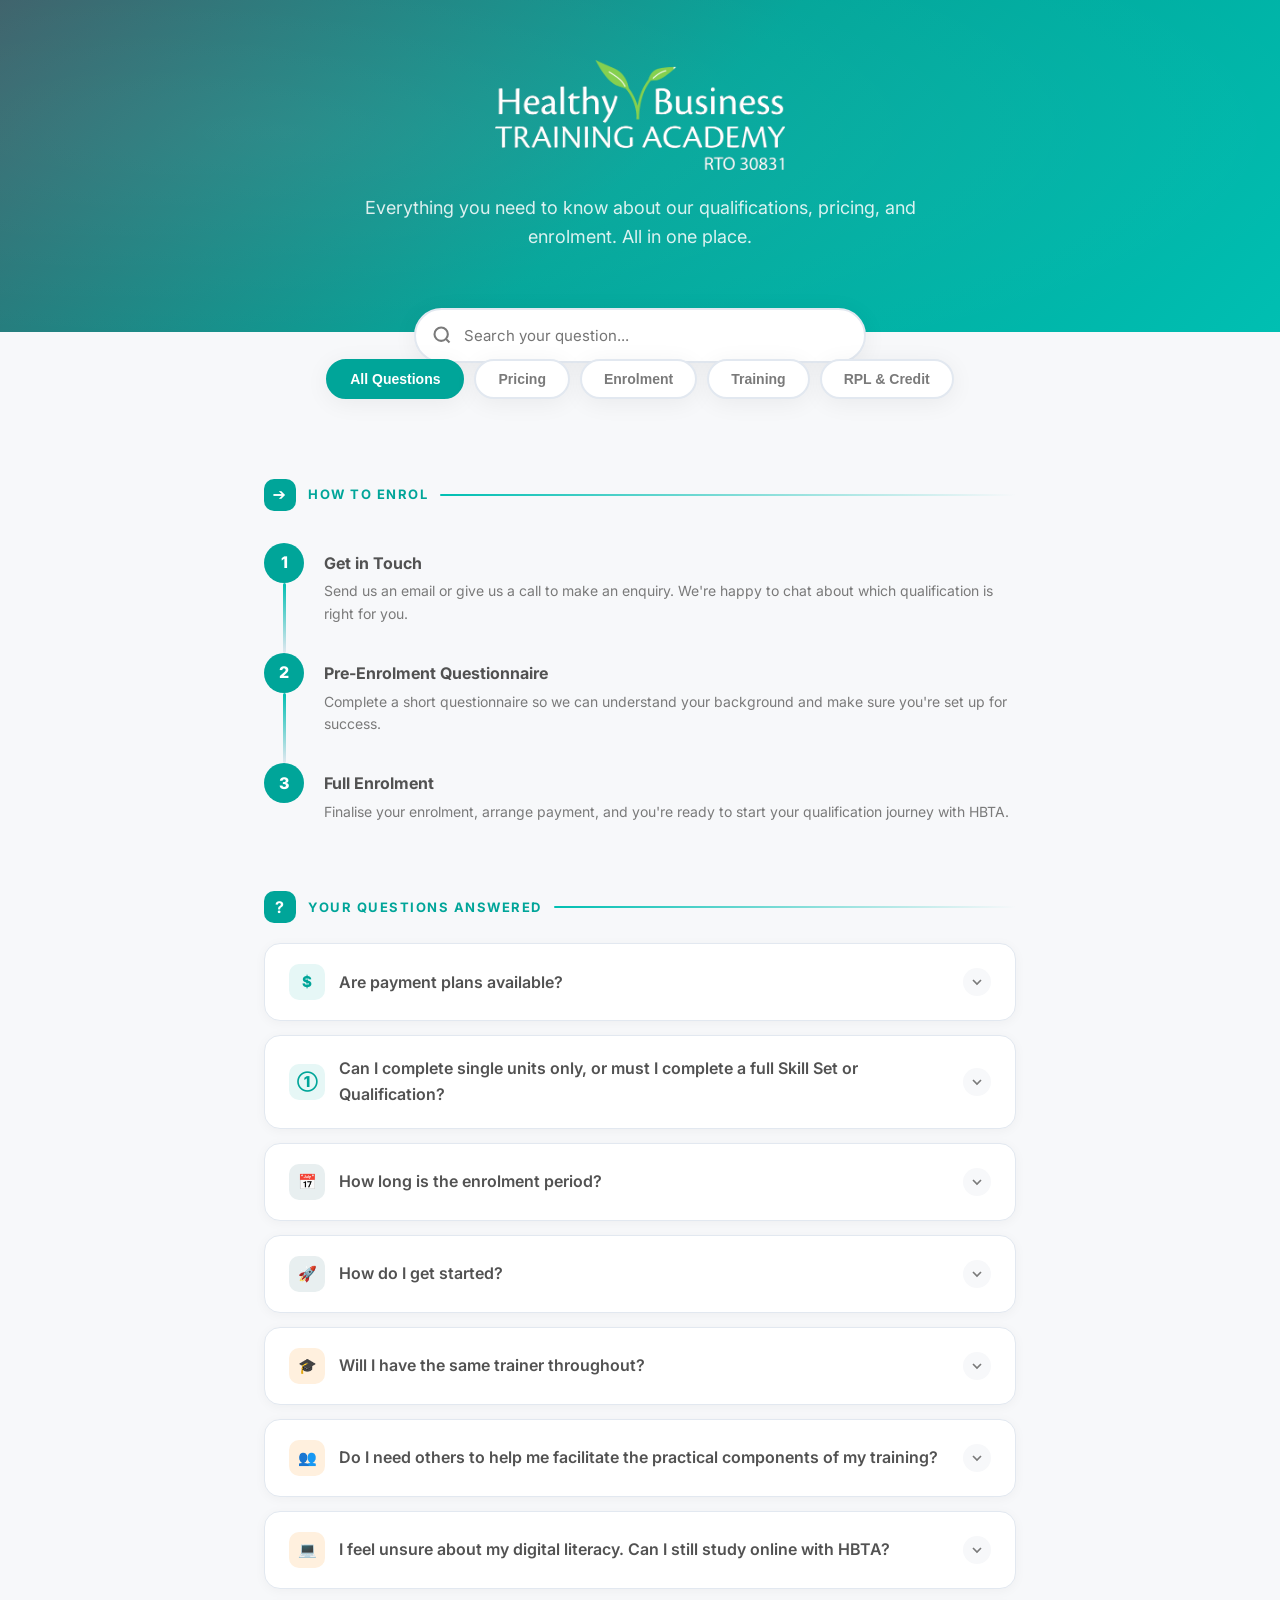
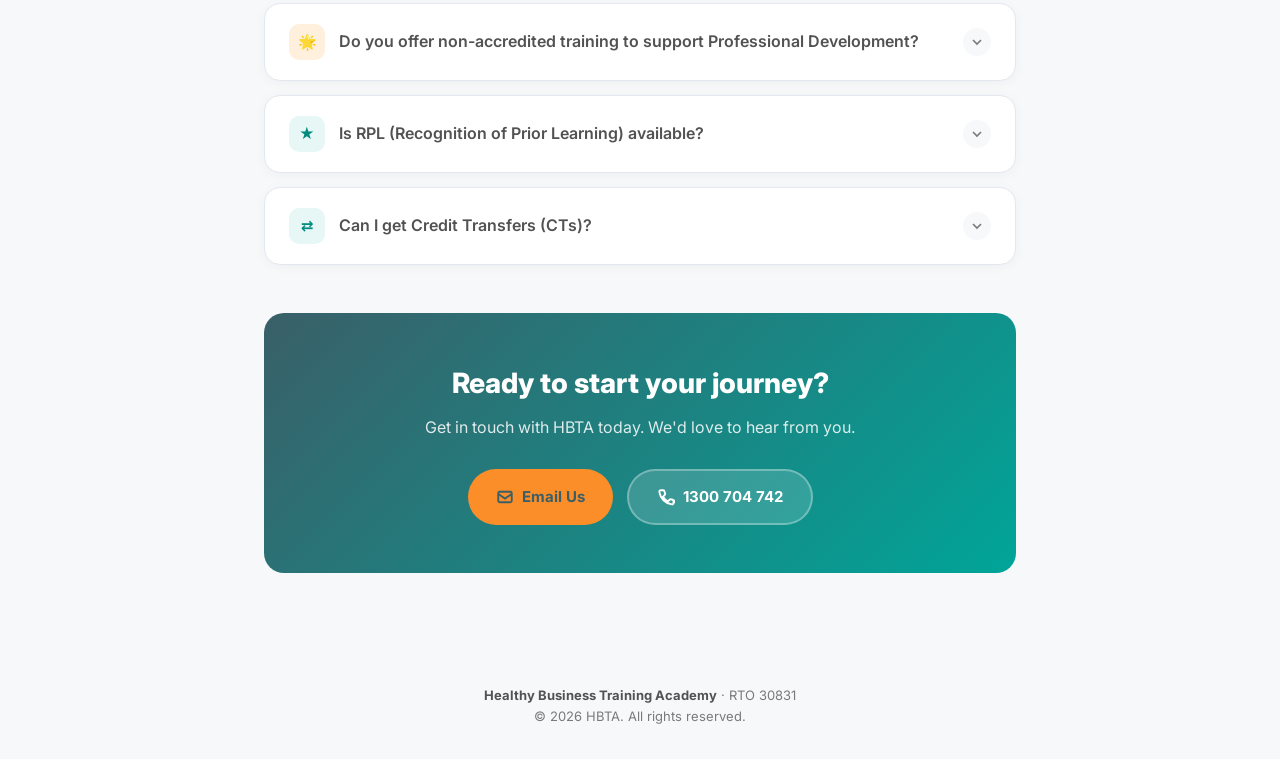
<file: index.html>
<!DOCTYPE html>
<html lang="en">
<head>
<meta charset="UTF-8">
<meta name="viewport" content="width=device-width, initial-scale=1.0">
<title>Healthy Business Training Academy | RTO 30831 | FAQ</title>
<style>
  @import url('https://fonts.googleapis.com/css2?family=Inter:wght@400;500;600;700;800&display=swap');
  * { margin: 0; padding: 0; box-sizing: border-box; }
  :root {
    --primary: #00A599;
    --primary-light: #00bfb2;
    --primary-dark: #3A5F68;
    --accent: #FB8E28;
    --accent-light: #fde0bb;
    --bg: #f7f8fa;
    --card: #ffffff;
    --text: #525252;
    --text-light: #7a7a7a;
    --border: #e2e8f0;
    --shadow: 0 4px 24px rgba(0,0,0,0.06);
    --radius: 16px;
  }
  body { font-family: 'Inter', system-ui, -apple-system, sans-serif; background: var(--bg); color: var(--text); line-height: 1.6; min-height: 100vh; }

  /* HERO */
  .hero { background: linear-gradient(135deg, var(--primary-dark) 0%, var(--primary) 50%, var(--primary-light) 100%); color: #fff; padding: 60px 24px 80px; text-align: center; position: relative; overflow: hidden; }
  .hero::before { content: ''; position: absolute; top: -60%; left: -20%; width: 140%; height: 200%; background: radial-gradient(ellipse at 30% 50%, rgba(255,255,255,0.07) 0%, transparent 60%); pointer-events: none; }
  .hero-logo { display: block; margin: 0 auto 24px; max-height: 110px; max-width: 300px; width: auto; object-fit: contain; }
  .hero p { font-size: 18px; opacity: 0.85; max-width: 560px; margin: 0 auto; }

  /* FILTER TABS */
  .filter-bar { display: flex; justify-content: center; gap: 10px; flex-wrap: wrap; margin-top: -28px; position: relative; z-index: 2; padding: 0 24px; }
  .filter-btn { background: var(--card); border: 2px solid var(--border); padding: 10px 22px; border-radius: 40px; font-size: 14px; font-weight: 600; cursor: pointer; transition: all 0.25s ease; color: var(--text-light); box-shadow: var(--shadow); }
  .filter-btn:hover { border-color: var(--primary-light); color: var(--primary); }
  .filter-btn.active { background: var(--primary); color: #fff; border-color: var(--primary); }

  /* MAIN */
  .container { max-width: 800px; margin: 0 auto; padding: 40px 24px 80px; }

  /* SECTION HEADERS */
  .section-label { display: flex; align-items: center; gap: 12px; margin: 40px 0 20px; font-size: 13px; font-weight: 700; text-transform: uppercase; letter-spacing: 1.5px; color: var(--primary); }
  .section-label::after { content: ''; flex: 1; height: 2px; background: linear-gradient(to right, var(--primary-light), transparent); border-radius: 2px; }
  .section-icon { width: 32px; height: 32px; background: var(--primary); color: #fff; border-radius: 10px; display: flex; align-items: center; justify-content: center; font-size: 16px; }

  /* FAQ CARD */
  .faq-card { background: var(--card); border-radius: var(--radius); margin-bottom: 14px; box-shadow: 0 2px 12px rgba(0,0,0,0.04); border: 1px solid var(--border); overflow: hidden; transition: all 0.3s ease; }
  .faq-card:hover { box-shadow: 0 6px 24px rgba(0,0,0,0.08); border-color: #cbd5e1; }
  .faq-card.open { border-color: var(--primary-light); box-shadow: 0 6px 28px rgba(0, 165, 153, 0.12); }
  .faq-question { display: flex; align-items: center; gap: 14px; padding: 20px 24px; cursor: pointer; user-select: none; -webkit-user-select: none; }
  .faq-question:focus-visible { outline: 2px solid var(--primary); outline-offset: -2px; border-radius: var(--radius); }
  .q-icon { flex-shrink: 0; width: 36px; height: 36px; border-radius: 10px; display: flex; align-items: center; justify-content: center; font-weight: 800; font-size: 15px; transition: all 0.3s ease; }
  .cat-pricing .q-icon   { background: #e6f7f6; color: #00A599; }
  .cat-enrolment .q-icon { background: #e8eff0; color: #3A5F68; }
  .cat-training .q-icon  { background: #fff0de; color: #FB8E28; }
  .cat-rpl .q-icon       { background: #e6f7f6; color: #008a80; }
  .faq-card.open .q-icon { transform: scale(1.1); }
  .q-text { flex: 1; font-weight: 600; font-size: 16px; color: var(--text); }
  .q-toggle { flex-shrink: 0; width: 28px; height: 28px; border-radius: 50%; background: var(--bg); display: flex; align-items: center; justify-content: center; transition: all 0.3s ease; }
  .q-toggle svg { width: 16px; height: 16px; stroke: var(--text-light); transition: transform 0.3s ease; }
  .faq-card.open .q-toggle { background: var(--primary); }
  .faq-card.open .q-toggle svg { stroke: #fff; transform: rotate(180deg); }
  .faq-answer { max-height: 0; overflow: hidden; transition: max-height 0.4s cubic-bezier(0.4, 0, 0.2, 1); }
  .faq-answer-inner { padding: 0 24px 24px 74px; color: var(--text-light); font-size: 15px; line-height: 1.7; }
  .faq-answer-inner strong { color: var(--text); }

  /* HIGHLIGHT BOX */
  .highlight { background: linear-gradient(135deg, #e6f7f6, #edfaf9); border-left: 4px solid var(--primary-light); border-radius: 0 12px 12px 0; padding: 14px 18px; margin-top: 12px; font-size: 14px; }
  .highlight.blue { background: linear-gradient(135deg, #e8eff0, #edf3f5); border-left-color: #3A5F68; }

  /* PRICING CARDS */

  /* PROCESS STEPS */
  .steps { display: flex; flex-direction: column; gap: 0; margin: 32px 0; }
  .step { display: flex; gap: 20px; position: relative; }
  .step-line { display: flex; flex-direction: column; align-items: center; flex-shrink: 0; }
  .step-dot { width: 40px; height: 40px; border-radius: 50%; background: var(--primary); color: #fff; display: flex; align-items: center; justify-content: center; font-weight: 800; font-size: 16px; z-index: 1; flex-shrink: 0; }
  .step-connector { width: 3px; flex: 1; background: linear-gradient(to bottom, var(--primary-light), var(--border)); border-radius: 3px; min-height: 24px; }
  .step:last-child .step-connector { display: none; }
  .step-content { padding-bottom: 28px; }
  .step-content h4 { font-size: 16px; font-weight: 700; margin-bottom: 4px; padding-top: 8px; }
  .step-content p { color: var(--text-light); font-size: 14px; }

  /* CTA */
  .cta-section { text-align: center; background: linear-gradient(135deg, var(--primary-dark), var(--primary)); color: #fff; border-radius: 20px; padding: 48px 32px; margin-top: 48px; }
  .cta-section h2 { font-size: 28px; font-weight: 800; margin-bottom: 10px; }
  .cta-section p { opacity: 0.85; margin-bottom: 28px; font-size: 16px; }
  .cta-buttons { display: flex; justify-content: center; gap: 14px; flex-wrap: wrap; }
  .cta-btn { display: inline-flex; align-items: center; gap: 8px; padding: 14px 28px; border-radius: 40px; font-weight: 700; font-size: 15px; text-decoration: none; transition: all 0.25s ease; cursor: pointer; border: none; }
  .cta-btn.primary { background: var(--accent); color: var(--primary-dark); }
  .cta-btn.primary:hover { background: #f5b944; transform: translateY(-2px); }
  .cta-btn.secondary { background: rgba(255,255,255,0.15); color: #fff; border: 2px solid rgba(255,255,255,0.3); }
  .cta-btn.secondary:hover { background: rgba(255,255,255,0.25); transform: translateY(-2px); }

  /* SEARCH */
  .search-wrap { max-width: 500px; margin: -24px auto 0; position: relative; z-index: 2; padding: 0 24px; }
  .search-box { width: 100%; padding: 16px 20px 16px 48px; border-radius: 40px; border: 2px solid var(--border); font-size: 15px; font-family: inherit; background: var(--card); box-shadow: var(--shadow); outline: none; transition: border-color 0.25s ease; }
  .search-box:focus { border-color: var(--primary-light); }
  .search-icon { position: absolute; left: 42px; top: 50%; transform: translateY(-50%); width: 20px; height: 20px; stroke: var(--text-light); }
  .no-results { text-align: center; padding: 48px 24px; color: var(--text-light); display: none; }

  /* FOOTER */
  footer { text-align: center; padding: 32px 24px; font-size: 13px; color: var(--text-light); }
  footer strong { color: var(--text); }

  /* ANIMATIONS */
  @keyframes fadeUp { to { opacity: 1; transform: translateY(0); } }
  .faq-card:nth-child(1) { animation-delay: 0.05s; }
  .faq-card:nth-child(2) { animation-delay: 0.10s; }
  .faq-card:nth-child(3) { animation-delay: 0.15s; }
  .faq-card:nth-child(4) { animation-delay: 0.20s; }
  .faq-card:nth-child(5) { animation-delay: 0.25s; }
  .faq-card:nth-child(6) { animation-delay: 0.30s; }
  .faq-card:nth-child(7) { animation-delay: 0.35s; }
  .faq-card:nth-child(8) { animation-delay: 0.40s; }
  .faq-card:nth-child(9) { animation-delay: 0.45s; }
  .faq-card:nth-child(10) { animation-delay: 0.50s; }
</style>
</head>
<body>

<!-- HERO -->
<header class="hero">
  <img src="[data-uri]" alt="Healthy Business Training Academy RTO 30831" class="hero-logo">
  <p>Everything you need to know about our qualifications, pricing, and enrolment. All in one place.</p>
</header>

<!-- SEARCH -->
<div class="search-wrap">
  <svg class="search-icon" fill="none" viewBox="0 0 24 24" stroke-width="2.5">
    <circle cx="11" cy="11" r="8"/><path d="M21 21l-4.35-4.35"/>
  </svg>
  <input class="search-box" type="text" placeholder="Search your question..." id="searchInput" autocomplete="off">
</div>

<!-- FILTER TABS -->
<div style="margin-top:24px">
  <div class="filter-bar">
    <button class="filter-btn active" data-cat="all">All Questions</button>
    <button class="filter-btn" data-cat="pricing">Pricing</button>
    <button class="filter-btn" data-cat="enrolment">Enrolment</button>
    <button class="filter-btn" data-cat="training">Training</button>
    <button class="filter-btn" data-cat="rpl">RPL &amp; Credit</button>
  </div>
</div>

<div class="container">

  <!-- PROCESS STEPS -->
  <div class="section-label">
    <span class="section-icon">&#10132;</span>
    How to Enrol
  </div>

  <div class="steps">
    <div class="step">
      <div class="step-line"><div class="step-dot">1</div><div class="step-connector"></div></div>
      <div class="step-content">
        <h4>Get in Touch</h4>
        <p>Send us an email or give us a call to make an enquiry. We're happy to chat about which qualification is right for you.</p>
      </div>
    </div>
    <div class="step">
      <div class="step-line"><div class="step-dot">2</div><div class="step-connector"></div></div>
      <div class="step-content">
        <h4>Pre-Enrolment Questionnaire</h4>
        <p>Complete a short questionnaire so we can understand your background and make sure you're set up for success.</p>
      </div>
    </div>
    <div class="step">
      <div class="step-line"><div class="step-dot">3</div><div class="step-connector"></div></div>
      <div class="step-content">
        <h4>Full Enrolment</h4>
        <p>Finalise your enrolment, arrange payment, and you're ready to start your qualification journey with HBTA.</p>
      </div>
    </div>
  </div>

  <!-- FAQ CARDS -->
  <div class="section-label">
    <span class="section-icon">?</span>
    Your Questions Answered
  </div>

  <div id="faqList">

    <div class="faq-card cat-pricing" data-cat="pricing" data-search="pricing cost payment plan deposit fees pay how much">
      <div class="faq-question" tabindex="0" role="button" aria-expanded="false">
        <div class="q-icon">$</div>
        <div class="q-text">Are payment plans available?</div>
        <div class="q-toggle"><svg fill="none" viewBox="0 0 24 24" stroke-width="2.5"><path d="M6 9l6 6 6-6"/></svg></div>
      </div>
      <div class="faq-answer">
        <div class="faq-answer-inner">
          Yes! We offer flexible payment options to make things easier:
          <div class="highlight" style="margin-top:14px">
            <strong>Fees under $1,500:</strong> payable in full at enrolment.<br><br>
            <strong>Fees over $1,500:</strong> a deposit of <strong>$1,200</strong> is required, with the remaining balance to be finalised within <strong>6 months</strong> or upon completion of your qualification, whichever comes first.
          </div>
        </div>
      </div>
    </div>

    <div class="faq-card cat-pricing" data-cat="pricing" data-search="single units individual unit only one partial skill set qualification cost price 350 400">
      <div class="faq-question" tabindex="0" role="button" aria-expanded="false">
        <div class="q-icon">&#9312;</div>
        <div class="q-text">Can I complete single units only, or must I complete a full Skill Set or Qualification?</div>
        <div class="q-toggle"><svg fill="none" viewBox="0 0 24 24" stroke-width="2.5"><path d="M6 9l6 6 6-6"/></svg></div>
      </div>
      <div class="faq-answer">
        <div class="faq-answer-inner">
          <strong>You can absolutely complete individual units.</strong> You don't need to commit to a full qualification or Skill Set.
          <div class="highlight" style="margin-top:14px">
            <strong>Certificate IV units:</strong> $350 per unit<br><br>
            <strong>Diploma units:</strong> $400 per unit
          </div>
        </div>
      </div>
    </div>

    <div class="faq-card cat-enrolment" data-cat="enrolment" data-search="enrolment enrol how long duration months time complete finish">
      <div class="faq-question" tabindex="0" role="button" aria-expanded="false">
        <div class="q-icon">&#128197;</div>
        <div class="q-text">How long is the enrolment period?</div>
        <div class="q-toggle"><svg fill="none" viewBox="0 0 24 24" stroke-width="2.5"><path d="M6 9l6 6 6-6"/></svg></div>
      </div>
      <div class="faq-answer">
        <div class="faq-answer-inner">
          Your enrolment lasts <strong>12 months</strong>. We recommend aiming to complete roughly <strong>one unit per month</strong> to stay on track.
          <div class="highlight blue" style="margin-top:14px">
            <strong>Need more time?</strong> If you're making steady progress, we offer a <strong>free extension</strong>, no stress, no extra fees.
          </div>
        </div>
      </div>
    </div>

    <div class="faq-card cat-enrolment" data-cat="enrolment" data-search="start how enrol sign up register begin enquiry contact">
      <div class="faq-question" tabindex="0" role="button" aria-expanded="false">
        <div class="q-icon">&#128640;</div>
        <div class="q-text">How do I get started?</div>
        <div class="q-toggle"><svg fill="none" viewBox="0 0 24 24" stroke-width="2.5"><path d="M6 9l6 6 6-6"/></svg></div>
      </div>
      <div class="faq-answer">
        <div class="faq-answer-inner">
          It's simple. Just three steps:
          <br><br>
          <strong>1.</strong> Email or call us to make an enquiry<br>
          <strong>2.</strong> Complete a short pre-enrolment questionnaire<br>
          <strong>3.</strong> Finalise your full enrolment<br>
          <br>
          We'll guide you through every step. No confusing forms or hoops to jump through.
        </div>
      </div>
    </div>

    <div class="faq-card cat-training" data-cat="training" data-search="trainer same person assessor change throughout qualification">
      <div class="faq-question" tabindex="0" role="button" aria-expanded="false">
        <div class="q-icon">&#127891;</div>
        <div class="q-text">Will I have the same trainer throughout?</div>
        <div class="q-toggle"><svg fill="none" viewBox="0 0 24 24" stroke-width="2.5"><path d="M6 9l6 6 6-6"/></svg></div>
      </div>
      <div class="faq-answer">
        <div class="faq-answer-inner">
          <strong>Yes, absolutely.</strong> You'll be assigned a dedicated trainer who stays with you for your entire qualification. Consistency matters, and we want you to build a strong working relationship with your trainer.
          <div class="highlight" style="margin-top:14px">
            If for any reason you'd like to switch trainers, just let us know and we'll arrange it. You're in control.
          </div>
        </div>
      </div>
    </div>

    <div class="faq-card cat-training" data-cat="training" data-search="practical components others facilitate help support learner observer">
      <div class="faq-question" tabindex="0" role="button" aria-expanded="false">
        <div class="q-icon">&#128101;</div>
        <div class="q-text">Do I need others to help me facilitate the practical components of my training?</div>
        <div class="q-toggle"><svg fill="none" viewBox="0 0 24 24" stroke-width="2.5"><path d="M6 9l6 6 6-6"/></svg></div>
      </div>
      <div class="faq-answer">
        <div class="faq-answer-inner">
          <strong>Yes, you will.</strong> You'll need access to others to help support your learning journey. The specific requirements are outlined in the qualification details on our website, and we will also guide and support you throughout your enrolment.
          <div class="highlight" style="margin-top:14px">
            You're never left to figure this out alone. We walk you through exactly what you need and help you make it work.
          </div>
        </div>
      </div>
    </div>

    <div class="faq-card cat-training" data-cat="training" data-search="digital literacy online technology computer confident capability nervous worried support">
      <div class="faq-question" tabindex="0" role="button" aria-expanded="false">
        <div class="q-icon">&#128187;</div>
        <div class="q-text">I feel unsure about my digital literacy. Can I still study online with HBTA?</div>
        <div class="q-toggle"><svg fill="none" viewBox="0 0 24 24" stroke-width="2.5"><path d="M6 9l6 6 6-6"/></svg></div>
      </div>
      <div class="faq-answer">
        <div class="faq-answer-inner">
          <strong>Absolutely.</strong> Rest assured we support you every step of the way. Our structure is one of mentoring and guidance, and we will help you develop your digital literacy as you work through any course you undertake with us.
          <div class="highlight" style="margin-top:14px">
            We guide you so that you never feel overwhelmed. Building your confidence online is part of the journey with us.
          </div>
        </div>
      </div>
    </div>

    <div class="faq-card cat-training" data-cat="training" data-search="non accredited professional development PD organisation tailored custom training">
      <div class="faq-question" tabindex="0" role="button" aria-expanded="false">
        <div class="q-icon">&#127775;</div>
        <div class="q-text">Do you offer non-accredited training to support Professional Development?</div>
        <div class="q-toggle"><svg fill="none" viewBox="0 0 24 24" stroke-width="2.5"><path d="M6 9l6 6 6-6"/></svg></div>
      </div>
      <div class="faq-answer">
        <div class="faq-answer-inner">
          <strong>Absolutely!</strong> We tailor our Professional Development to suit each organisation's goals and outcomes. Our approach is highly effective because we take the time to fully understand what your organisation needs to achieve before we design a single thing.
          <div class="highlight" style="margin-top:14px">
            No generic, off-the-shelf content. Every PD program is built around your people and your goals.
          </div>
        </div>
      </div>
    </div>

    <div class="faq-card cat-rpl" data-cat="rpl" data-search="rpl recognition prior learning experience evidence portfolio">
      <div class="faq-question" tabindex="0" role="button" aria-expanded="false">
        <div class="q-icon">&#9733;</div>
        <div class="q-text">Is RPL (Recognition of Prior Learning) available?</div>
        <div class="q-toggle"><svg fill="none" viewBox="0 0 24 24" stroke-width="2.5"><path d="M6 9l6 6 6-6"/></svg></div>
      </div>
      <div class="faq-answer">
        <div class="faq-answer-inner">
          <strong>Yes!</strong> We work closely with you to discuss your evidence and experience. Together we'll determine if a <strong>blended approach</strong> makes sense, combining RPL with targeted training to fill any gaps.
          <div class="highlight" style="margin-top:14px">
            We keep it practical and personalised. No cookie-cutter process. We look at <em>your</em> experience and tailor the pathway.
          </div>
        </div>
      </div>
    </div>

    <div class="faq-card cat-rpl" data-cat="rpl" data-search="credit transfer ct equivalent units previous qualification">
      <div class="faq-question" tabindex="0" role="button" aria-expanded="false">
        <div class="q-icon">&#8644;</div>
        <div class="q-text">Can I get Credit Transfers (CTs)?</div>
        <div class="q-toggle"><svg fill="none" viewBox="0 0 24 24" stroke-width="2.5"><path d="M6 9l6 6 6-6"/></svg></div>
      </div>
      <div class="faq-answer">
        <div class="faq-answer-inner">
          <strong>Yes, you can.</strong> If you hold units that are equivalent to the current version within your qualification, we can apply Credit Transfers to recognise that completed learning.
          <div class="highlight blue" style="margin-top:14px">
            <strong>Tip:</strong> Have your previous Statement of Attainment or qualification ready when you enquire, as it speeds things up.
          </div>
        </div>
      </div>
    </div>

  </div>

  <!-- NO RESULTS -->
  <div class="no-results" id="noResults">
    <svg width="48" height="48" fill="none" viewBox="0 0 24 24" stroke="currentColor" stroke-width="1.5" style="margin-bottom:12px;opacity:0.4">
      <circle cx="11" cy="11" r="8"/><path d="M21 21l-4.35-4.35"/>
    </svg>
    <p>No questions matched your search.<br>Try different keywords or <strong>contact us</strong> directly!</p>
  </div>

  <!-- CTA -->
  <div class="cta-section">
    <h2>Ready to start your journey?</h2>
    <p>Get in touch with HBTA today. We'd love to hear from you.</p>
    <div class="cta-buttons">
      <a class="cta-btn primary" href="mailto:hello@hbta.edu.au">
        <svg width="18" height="18" fill="none" viewBox="0 0 24 24" stroke="currentColor" stroke-width="2.5"><path d="M3 8l9 6 9-6"/><rect x="3" y="5" width="18" height="14" rx="2"/></svg>
        Email Us
      </a>
      <a class="cta-btn secondary" href="tel:1300704742">
        <svg width="18" height="18" fill="none" viewBox="0 0 24 24" stroke="currentColor" stroke-width="2.5"><path d="M22 16.92v3a2 2 0 01-2.18 2A19.86 19.86 0 013.09 5.18 2 2 0 015.11 3h3a2 2 0 012 1.72c.13.81.36 1.6.68 2.34a2 2 0 01-.45 2.11L8.09 11.5a16 16 0 006.41 6.41l2.33-2.25a2 2 0 012.11-.45c.74.32 1.53.55 2.34.68a2 2 0 011.72 2.03z"/></svg>
        1300 704 742
      </a>
    </div>
  </div>

</div>

<footer>
  <strong>Healthy Business Training Academy</strong> &middot; RTO 30831<br>
  &copy; 2026 HBTA. All rights reserved.
</footer>

<script>
  document.querySelectorAll('.faq-question').forEach(q => {
    q.addEventListener('click', () => toggle(q));
    q.addEventListener('keydown', e => { if (e.key === 'Enter' || e.key === ' ') { e.preventDefault(); toggle(q); }});
  });
  function toggle(q) {
    const card = q.closest('.faq-card');
    const answer = card.querySelector('.faq-answer');
    const inner = answer.querySelector('.faq-answer-inner');
    const isOpen = card.classList.contains('open');
    document.querySelectorAll('.faq-card.open').forEach(c => {
      if (c !== card) { c.classList.remove('open'); c.querySelector('.faq-answer').style.maxHeight = '0'; c.querySelector('.faq-question').setAttribute('aria-expanded', 'false'); }
    });
    if (isOpen) { card.classList.remove('open'); answer.style.maxHeight = '0'; q.setAttribute('aria-expanded', 'false'); }
    else { card.classList.add('open'); answer.style.maxHeight = inner.scrollHeight + 40 + 'px'; q.setAttribute('aria-expanded', 'true'); }
  }
  document.querySelectorAll('.filter-btn').forEach(btn => {
    btn.addEventListener('click', () => {
      document.querySelectorAll('.filter-btn').forEach(b => b.classList.remove('active'));
      btn.classList.add('active');
      document.getElementById('searchInput').value = '';
      filterAndShow(btn.dataset.cat, '');
    });
  });
  const searchInput = document.getElementById('searchInput');
  searchInput.addEventListener('input', () => {
    document.querySelectorAll('.filter-btn').forEach(b => b.classList.remove('active'));
    document.querySelector('[data-cat="all"]').classList.add('active');
    filterAndShow('all', searchInput.value.toLowerCase().trim());
  });
  function filterAndShow(cat, query) {
    let visible = 0;
    document.querySelectorAll('.faq-card').forEach(card => {
      const matchCat = cat === 'all' || card.dataset.cat === cat;
      const text = (card.querySelector('.q-text').textContent + ' ' + card.querySelector('.faq-answer-inner').textContent + ' ' + (card.dataset.search || '')).toLowerCase();
      const matchSearch = !query || query.split(/\s+/).every(w => text.includes(w));
      const show = matchCat && matchSearch;
      card.style.display = show ? '' : 'none';
      if (show) visible++;
    });
    document.getElementById('noResults').style.display = visible === 0 ? 'block' : 'none';
  }
</script>
</body>
</html>
</file>
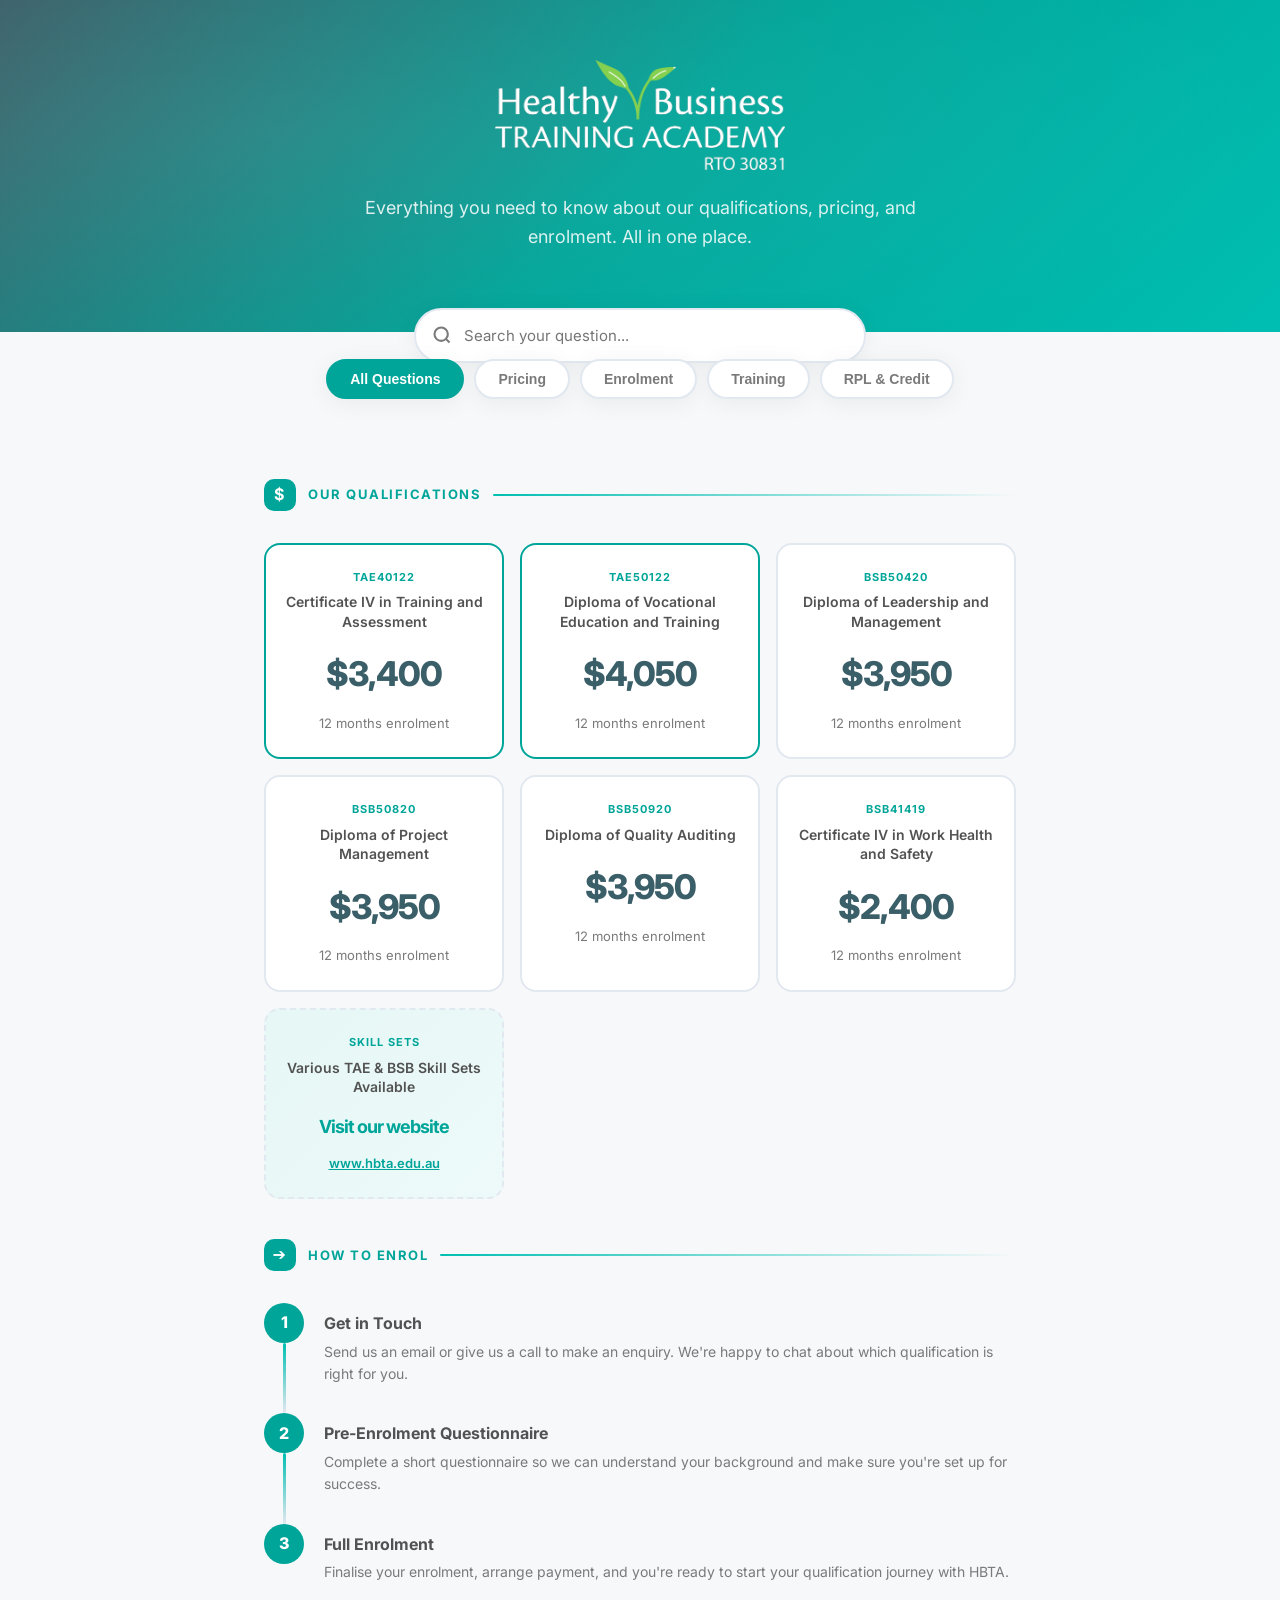
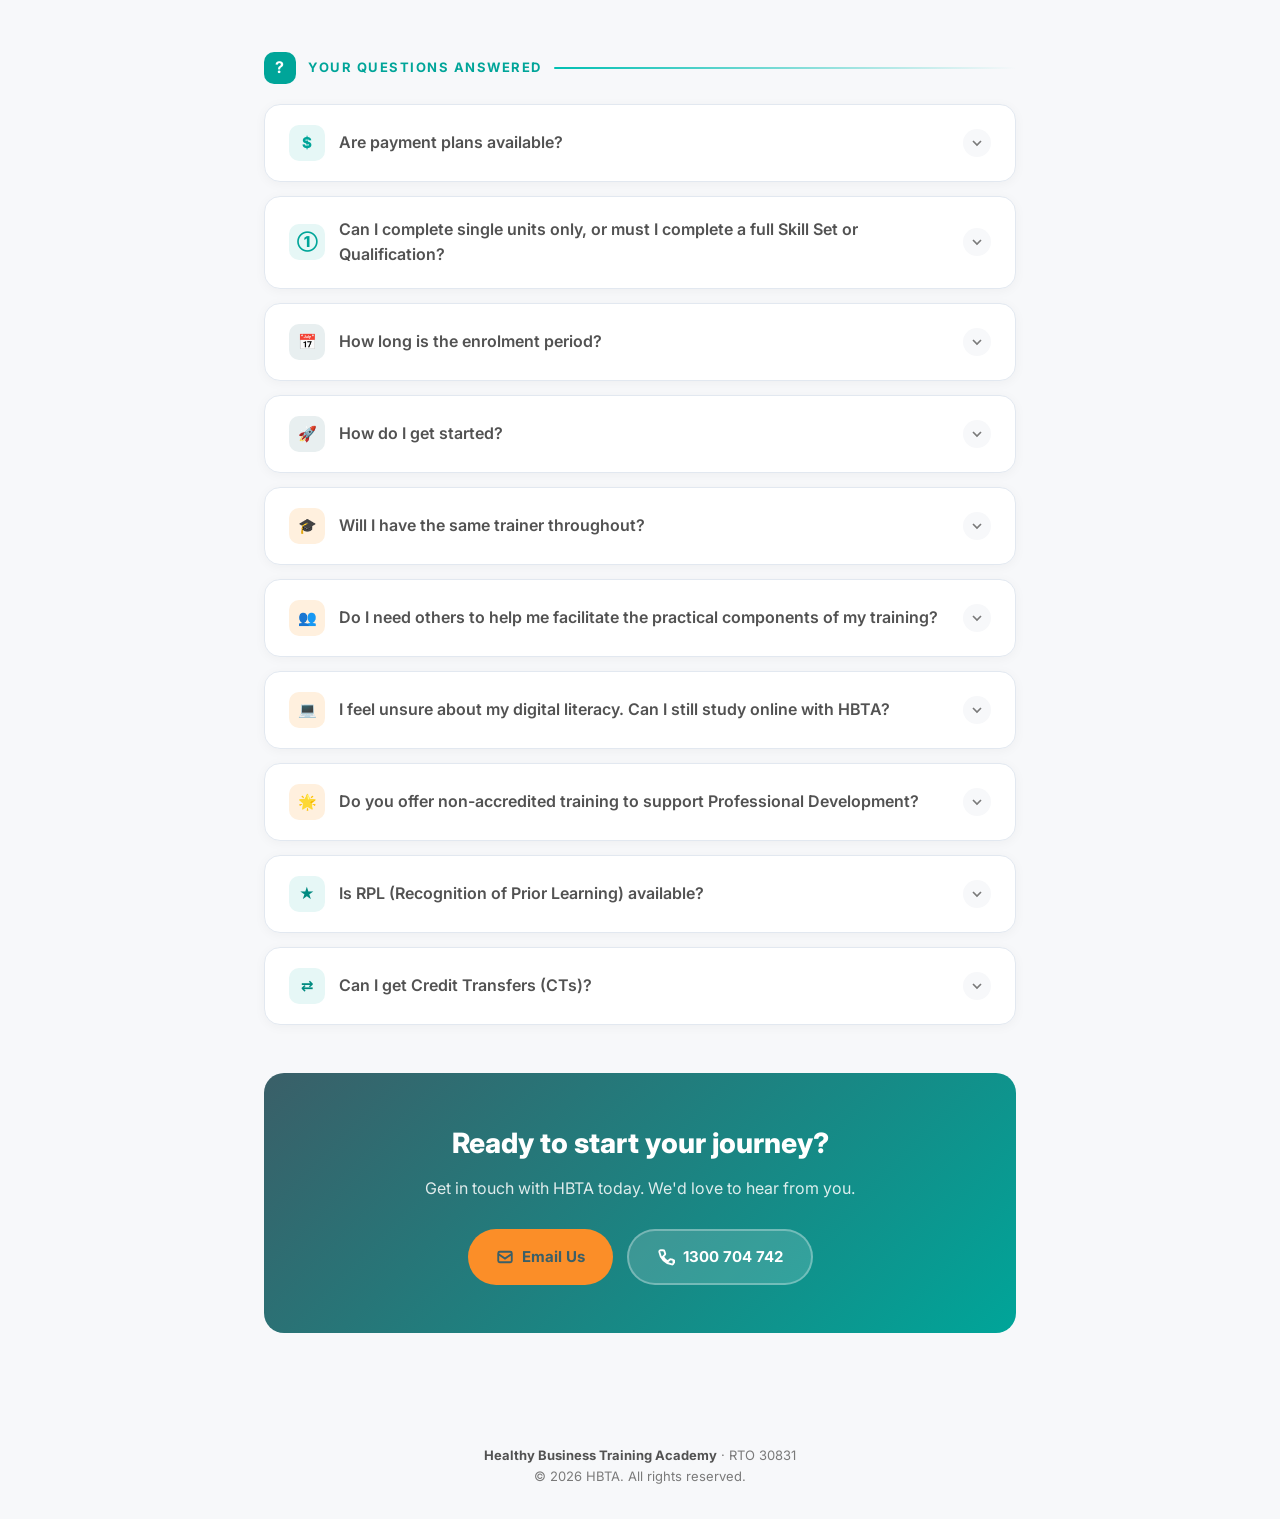
<file: hbta-faq.html>
<!DOCTYPE html>
<html lang="en">
<head>
<meta charset="UTF-8">
<meta name="viewport" content="width=device-width, initial-scale=1.0">
<title>Healthy Business Training Academy | RTO 30831 | FAQ</title>
<style>
  @import url('https://fonts.googleapis.com/css2?family=Inter:wght@400;500;600;700;800&display=swap');
  * { margin: 0; padding: 0; box-sizing: border-box; }
  :root {
    --primary: #00A599;
    --primary-light: #00bfb2;
    --primary-dark: #3A5F68;
    --accent: #FB8E28;
    --accent-light: #fde0bb;
    --bg: #f7f8fa;
    --card: #ffffff;
    --text: #525252;
    --text-light: #7a7a7a;
    --border: #e2e8f0;
    --shadow: 0 4px 24px rgba(0,0,0,0.06);
    --radius: 16px;
  }
  body { font-family: 'Inter', system-ui, -apple-system, sans-serif; background: var(--bg); color: var(--text); line-height: 1.6; min-height: 100vh; }

  /* HERO */
  .hero { background: linear-gradient(135deg, var(--primary-dark) 0%, var(--primary) 50%, var(--primary-light) 100%); color: #fff; padding: 60px 24px 80px; text-align: center; position: relative; overflow: hidden; }
  .hero::before { content: ''; position: absolute; top: -60%; left: -20%; width: 140%; height: 200%; background: radial-gradient(ellipse at 30% 50%, rgba(255,255,255,0.07) 0%, transparent 60%); pointer-events: none; }
  .hero-logo { display: block; margin: 0 auto 24px; max-height: 110px; max-width: 300px; width: auto; object-fit: contain; }
  .hero p { font-size: 18px; opacity: 0.85; max-width: 560px; margin: 0 auto; }

  /* FILTER TABS */
  .filter-bar { display: flex; justify-content: center; gap: 10px; flex-wrap: wrap; margin-top: -28px; position: relative; z-index: 2; padding: 0 24px; }
  .filter-btn { background: var(--card); border: 2px solid var(--border); padding: 10px 22px; border-radius: 40px; font-size: 14px; font-weight: 600; cursor: pointer; transition: all 0.25s ease; color: var(--text-light); box-shadow: var(--shadow); }
  .filter-btn:hover { border-color: var(--primary-light); color: var(--primary); }
  .filter-btn.active { background: var(--primary); color: #fff; border-color: var(--primary); }

  /* MAIN */
  .container { max-width: 800px; margin: 0 auto; padding: 40px 24px 80px; }

  /* SECTION HEADERS */
  .section-label { display: flex; align-items: center; gap: 12px; margin: 40px 0 20px; font-size: 13px; font-weight: 700; text-transform: uppercase; letter-spacing: 1.5px; color: var(--primary); }
  .section-label::after { content: ''; flex: 1; height: 2px; background: linear-gradient(to right, var(--primary-light), transparent); border-radius: 2px; }
  .section-icon { width: 32px; height: 32px; background: var(--primary); color: #fff; border-radius: 10px; display: flex; align-items: center; justify-content: center; font-size: 16px; }

  /* FAQ CARD */
  .faq-card { background: var(--card); border-radius: var(--radius); margin-bottom: 14px; box-shadow: 0 2px 12px rgba(0,0,0,0.04); border: 1px solid var(--border); overflow: hidden; transition: all 0.3s ease; }
  .faq-card:hover { box-shadow: 0 6px 24px rgba(0,0,0,0.08); border-color: #cbd5e1; }
  .faq-card.open { border-color: var(--primary-light); box-shadow: 0 6px 28px rgba(0, 165, 153, 0.12); }
  .faq-question { display: flex; align-items: center; gap: 14px; padding: 20px 24px; cursor: pointer; user-select: none; -webkit-user-select: none; }
  .faq-question:focus-visible { outline: 2px solid var(--primary); outline-offset: -2px; border-radius: var(--radius); }
  .q-icon { flex-shrink: 0; width: 36px; height: 36px; border-radius: 10px; display: flex; align-items: center; justify-content: center; font-weight: 800; font-size: 15px; transition: all 0.3s ease; }
  .cat-pricing .q-icon   { background: #e6f7f6; color: #00A599; }
  .cat-enrolment .q-icon { background: #e8eff0; color: #3A5F68; }
  .cat-training .q-icon  { background: #fff0de; color: #FB8E28; }
  .cat-rpl .q-icon       { background: #e6f7f6; color: #008a80; }
  .faq-card.open .q-icon { transform: scale(1.1); }
  .q-text { flex: 1; font-weight: 600; font-size: 16px; color: var(--text); }
  .q-toggle { flex-shrink: 0; width: 28px; height: 28px; border-radius: 50%; background: var(--bg); display: flex; align-items: center; justify-content: center; transition: all 0.3s ease; }
  .q-toggle svg { width: 16px; height: 16px; stroke: var(--text-light); transition: transform 0.3s ease; }
  .faq-card.open .q-toggle { background: var(--primary); }
  .faq-card.open .q-toggle svg { stroke: #fff; transform: rotate(180deg); }
  .faq-answer { max-height: 0; overflow: hidden; transition: max-height 0.4s cubic-bezier(0.4, 0, 0.2, 1); }
  .faq-answer-inner { padding: 0 24px 24px 74px; color: var(--text-light); font-size: 15px; line-height: 1.7; }
  .faq-answer-inner strong { color: var(--text); }

  /* HIGHLIGHT BOX */
  .highlight { background: linear-gradient(135deg, #e6f7f6, #edfaf9); border-left: 4px solid var(--primary-light); border-radius: 0 12px 12px 0; padding: 14px 18px; margin-top: 12px; font-size: 14px; }
  .highlight.blue { background: linear-gradient(135deg, #e8eff0, #edf3f5); border-left-color: #3A5F68; }

  /* PRICING CARDS */
  .pricing-row { display: grid; grid-template-columns: repeat(3, 1fr); gap: 16px; margin: 32px 0; }
  @media (max-width: 768px) { .pricing-row { grid-template-columns: 1fr 1fr; } }
  @media (max-width: 520px) { .pricing-row { grid-template-columns: 1fr; } }
  .price-card { background: var(--card); border-radius: var(--radius); border: 2px solid var(--border); padding: 24px 18px; text-align: center; transition: all 0.3s ease; position: relative; overflow: hidden; }
  .price-card:hover { border-color: var(--primary-light); transform: translateY(-4px); box-shadow: 0 12px 32px rgba(0,165,153,0.15); }
  .price-card.tae { border-color: var(--primary); }
  .price-card.skillsets { background: linear-gradient(135deg, #e6f7f6, #edfaf9); border-style: dashed; display: flex; flex-direction: column; justify-content: center; }
  .price-label { font-size: 11px; font-weight: 700; text-transform: uppercase; letter-spacing: 1px; color: var(--primary); margin-bottom: 6px; }
  .price-title { font-size: 14px; font-weight: 600; margin-bottom: 16px; color: var(--text); line-height: 1.4; }
  .price-amount { font-size: 34px; font-weight: 800; color: var(--primary-dark); letter-spacing: -1px; }
  .price-amount span { font-size: 16px; font-weight: 500; color: var(--text-light); }
  .price-note { margin-top: 12px; font-size: 13px; color: var(--text-light); line-height: 1.5; }

  /* PROCESS STEPS */
  .steps { display: flex; flex-direction: column; gap: 0; margin: 32px 0; }
  .step { display: flex; gap: 20px; position: relative; }
  .step-line { display: flex; flex-direction: column; align-items: center; flex-shrink: 0; }
  .step-dot { width: 40px; height: 40px; border-radius: 50%; background: var(--primary); color: #fff; display: flex; align-items: center; justify-content: center; font-weight: 800; font-size: 16px; z-index: 1; flex-shrink: 0; }
  .step-connector { width: 3px; flex: 1; background: linear-gradient(to bottom, var(--primary-light), var(--border)); border-radius: 3px; min-height: 24px; }
  .step:last-child .step-connector { display: none; }
  .step-content { padding-bottom: 28px; }
  .step-content h4 { font-size: 16px; font-weight: 700; margin-bottom: 4px; padding-top: 8px; }
  .step-content p { color: var(--text-light); font-size: 14px; }

  /* CTA */
  .cta-section { text-align: center; background: linear-gradient(135deg, var(--primary-dark), var(--primary)); color: #fff; border-radius: 20px; padding: 48px 32px; margin-top: 48px; }
  .cta-section h2 { font-size: 28px; font-weight: 800; margin-bottom: 10px; }
  .cta-section p { opacity: 0.85; margin-bottom: 28px; font-size: 16px; }
  .cta-buttons { display: flex; justify-content: center; gap: 14px; flex-wrap: wrap; }
  .cta-btn { display: inline-flex; align-items: center; gap: 8px; padding: 14px 28px; border-radius: 40px; font-weight: 700; font-size: 15px; text-decoration: none; transition: all 0.25s ease; cursor: pointer; border: none; }
  .cta-btn.primary { background: var(--accent); color: var(--primary-dark); }
  .cta-btn.primary:hover { background: #f5b944; transform: translateY(-2px); }
  .cta-btn.secondary { background: rgba(255,255,255,0.15); color: #fff; border: 2px solid rgba(255,255,255,0.3); }
  .cta-btn.secondary:hover { background: rgba(255,255,255,0.25); transform: translateY(-2px); }

  /* SEARCH */
  .search-wrap { max-width: 500px; margin: -24px auto 0; position: relative; z-index: 2; padding: 0 24px; }
  .search-box { width: 100%; padding: 16px 20px 16px 48px; border-radius: 40px; border: 2px solid var(--border); font-size: 15px; font-family: inherit; background: var(--card); box-shadow: var(--shadow); outline: none; transition: border-color 0.25s ease; }
  .search-box:focus { border-color: var(--primary-light); }
  .search-icon { position: absolute; left: 42px; top: 50%; transform: translateY(-50%); width: 20px; height: 20px; stroke: var(--text-light); }
  .no-results { text-align: center; padding: 48px 24px; color: var(--text-light); display: none; }

  /* FOOTER */
  footer { text-align: center; padding: 32px 24px; font-size: 13px; color: var(--text-light); }
  footer strong { color: var(--text); }

  /* ANIMATIONS */
  .faq-card, .price-card, .step { opacity: 0; transform: translateY(16px); animation: fadeUp 0.5s ease forwards; }
  @keyframes fadeUp { to { opacity: 1; transform: translateY(0); } }
  .faq-card:nth-child(1) { animation-delay: 0.05s; }
  .faq-card:nth-child(2) { animation-delay: 0.10s; }
  .faq-card:nth-child(3) { animation-delay: 0.15s; }
  .faq-card:nth-child(4) { animation-delay: 0.20s; }
  .faq-card:nth-child(5) { animation-delay: 0.25s; }
  .faq-card:nth-child(6) { animation-delay: 0.30s; }
  .faq-card:nth-child(7) { animation-delay: 0.35s; }
  .faq-card:nth-child(8) { animation-delay: 0.40s; }
  .faq-card:nth-child(9) { animation-delay: 0.45s; }
  .faq-card:nth-child(10) { animation-delay: 0.50s; }
</style>
</head>
<body>

<!-- HERO -->
<header class="hero">
  <img src="[data-uri]" alt="Healthy Business Training Academy RTO 30831" class="hero-logo">
  <p>Everything you need to know about our qualifications, pricing, and enrolment. All in one place.</p>
</header>

<!-- SEARCH -->
<div class="search-wrap">
  <svg class="search-icon" fill="none" viewBox="0 0 24 24" stroke-width="2.5">
    <circle cx="11" cy="11" r="8"/><path d="M21 21l-4.35-4.35"/>
  </svg>
  <input class="search-box" type="text" placeholder="Search your question..." id="searchInput" autocomplete="off">
</div>

<!-- FILTER TABS -->
<div style="margin-top:24px">
  <div class="filter-bar">
    <button class="filter-btn active" data-cat="all">All Questions</button>
    <button class="filter-btn" data-cat="pricing">Pricing</button>
    <button class="filter-btn" data-cat="enrolment">Enrolment</button>
    <button class="filter-btn" data-cat="training">Training</button>
    <button class="filter-btn" data-cat="rpl">RPL &amp; Credit</button>
  </div>
</div>

<div class="container">

  <!-- PRICING SECTION -->
  <div class="section-label">
    <span class="section-icon">$</span>
    Our Qualifications
  </div>

  <div class="pricing-row">
    <div class="price-card tae">
      <div class="price-label">TAE40122</div>
      <div class="price-title">Certificate IV in Training and Assessment</div>
      <div class="price-amount">$3,400</div>
      <div class="price-note">12 months enrolment</div>
    </div>
    <div class="price-card tae">
      <div class="price-label">TAE50122</div>
      <div class="price-title">Diploma of Vocational Education and Training</div>
      <div class="price-amount">$4,050</div>
      <div class="price-note">12 months enrolment</div>
    </div>
    <div class="price-card">
      <div class="price-label">BSB50420</div>
      <div class="price-title">Diploma of Leadership and Management</div>
      <div class="price-amount">$3,950</div>
      <div class="price-note">12 months enrolment</div>
    </div>
    <div class="price-card">
      <div class="price-label">BSB50820</div>
      <div class="price-title">Diploma of Project Management</div>
      <div class="price-amount">$3,950</div>
      <div class="price-note">12 months enrolment</div>
    </div>
    <div class="price-card">
      <div class="price-label">BSB50920</div>
      <div class="price-title">Diploma of Quality Auditing</div>
      <div class="price-amount">$3,950</div>
      <div class="price-note">12 months enrolment</div>
    </div>
    <div class="price-card">
      <div class="price-label">BSB41419</div>
      <div class="price-title">Certificate IV in Work Health and Safety</div>
      <div class="price-amount">$2,400</div>
      <div class="price-note">12 months enrolment</div>
    </div>
    <div class="price-card skillsets">
      <div class="price-label">Skill Sets</div>
      <div class="price-title">Various TAE &amp; BSB Skill Sets Available</div>
      <div class="price-amount" style="font-size:18px;font-weight:700;color:var(--primary);">Visit our website</div>
      <div class="price-note"><a href="https://www.hbta.edu.au" target="_blank" rel="noopener" style="color:var(--primary);font-weight:600;text-decoration:underline;">www.hbta.edu.au</a></div>
    </div>
  </div>

  <!-- PROCESS STEPS -->
  <div class="section-label">
    <span class="section-icon">&#10132;</span>
    How to Enrol
  </div>

  <div class="steps">
    <div class="step">
      <div class="step-line"><div class="step-dot">1</div><div class="step-connector"></div></div>
      <div class="step-content">
        <h4>Get in Touch</h4>
        <p>Send us an email or give us a call to make an enquiry. We're happy to chat about which qualification is right for you.</p>
      </div>
    </div>
    <div class="step">
      <div class="step-line"><div class="step-dot">2</div><div class="step-connector"></div></div>
      <div class="step-content">
        <h4>Pre-Enrolment Questionnaire</h4>
        <p>Complete a short questionnaire so we can understand your background and make sure you're set up for success.</p>
      </div>
    </div>
    <div class="step">
      <div class="step-line"><div class="step-dot">3</div><div class="step-connector"></div></div>
      <div class="step-content">
        <h4>Full Enrolment</h4>
        <p>Finalise your enrolment, arrange payment, and you're ready to start your qualification journey with HBTA.</p>
      </div>
    </div>
  </div>

  <!-- FAQ CARDS -->
  <div class="section-label">
    <span class="section-icon">?</span>
    Your Questions Answered
  </div>

  <div id="faqList">

    <div class="faq-card cat-pricing" data-cat="pricing" data-search="pricing cost payment plan deposit fees pay how much">
      <div class="faq-question" tabindex="0" role="button" aria-expanded="false">
        <div class="q-icon">$</div>
        <div class="q-text">Are payment plans available?</div>
        <div class="q-toggle"><svg fill="none" viewBox="0 0 24 24" stroke-width="2.5"><path d="M6 9l6 6 6-6"/></svg></div>
      </div>
      <div class="faq-answer">
        <div class="faq-answer-inner">
          Yes! We offer flexible payment options to make things easier:
          <div class="highlight" style="margin-top:14px">
            <strong>Fees under $1,500:</strong> payable in full at enrolment.<br><br>
            <strong>Fees over $1,500:</strong> a deposit of <strong>$1,200</strong> is required, with the remaining balance to be finalised within <strong>6 months</strong> or upon completion of your qualification, whichever comes first.
          </div>
        </div>
      </div>
    </div>

    <div class="faq-card cat-pricing" data-cat="pricing" data-search="single units individual unit only one partial skill set qualification cost price 350 400">
      <div class="faq-question" tabindex="0" role="button" aria-expanded="false">
        <div class="q-icon">&#9312;</div>
        <div class="q-text">Can I complete single units only, or must I complete a full Skill Set or Qualification?</div>
        <div class="q-toggle"><svg fill="none" viewBox="0 0 24 24" stroke-width="2.5"><path d="M6 9l6 6 6-6"/></svg></div>
      </div>
      <div class="faq-answer">
        <div class="faq-answer-inner">
          <strong>You can absolutely complete individual units.</strong> You don't need to commit to a full qualification or Skill Set.
          <div class="highlight" style="margin-top:14px">
            <strong>Certificate IV units:</strong> $350 per unit<br><br>
            <strong>Diploma units:</strong> $400 per unit
          </div>
        </div>
      </div>
    </div>

    <div class="faq-card cat-enrolment" data-cat="enrolment" data-search="enrolment enrol how long duration months time complete finish">
      <div class="faq-question" tabindex="0" role="button" aria-expanded="false">
        <div class="q-icon">&#128197;</div>
        <div class="q-text">How long is the enrolment period?</div>
        <div class="q-toggle"><svg fill="none" viewBox="0 0 24 24" stroke-width="2.5"><path d="M6 9l6 6 6-6"/></svg></div>
      </div>
      <div class="faq-answer">
        <div class="faq-answer-inner">
          Your enrolment lasts <strong>12 months</strong>. We recommend aiming to complete roughly <strong>one unit per month</strong> to stay on track.
          <div class="highlight blue" style="margin-top:14px">
            <strong>Need more time?</strong> If you're making steady progress, we offer a <strong>free extension</strong>, no stress, no extra fees.
          </div>
        </div>
      </div>
    </div>

    <div class="faq-card cat-enrolment" data-cat="enrolment" data-search="start how enrol sign up register begin enquiry contact">
      <div class="faq-question" tabindex="0" role="button" aria-expanded="false">
        <div class="q-icon">&#128640;</div>
        <div class="q-text">How do I get started?</div>
        <div class="q-toggle"><svg fill="none" viewBox="0 0 24 24" stroke-width="2.5"><path d="M6 9l6 6 6-6"/></svg></div>
      </div>
      <div class="faq-answer">
        <div class="faq-answer-inner">
          It's simple. Just three steps:
          <br><br>
          <strong>1.</strong> Email or call us to make an enquiry<br>
          <strong>2.</strong> Complete a short pre-enrolment questionnaire<br>
          <strong>3.</strong> Finalise your full enrolment<br>
          <br>
          We'll guide you through every step. No confusing forms or hoops to jump through.
        </div>
      </div>
    </div>

    <div class="faq-card cat-training" data-cat="training" data-search="trainer same person assessor change throughout qualification">
      <div class="faq-question" tabindex="0" role="button" aria-expanded="false">
        <div class="q-icon">&#127891;</div>
        <div class="q-text">Will I have the same trainer throughout?</div>
        <div class="q-toggle"><svg fill="none" viewBox="0 0 24 24" stroke-width="2.5"><path d="M6 9l6 6 6-6"/></svg></div>
      </div>
      <div class="faq-answer">
        <div class="faq-answer-inner">
          <strong>Yes, absolutely.</strong> You'll be assigned a dedicated trainer who stays with you for your entire qualification. Consistency matters, and we want you to build a strong working relationship with your trainer.
          <div class="highlight" style="margin-top:14px">
            If for any reason you'd like to switch trainers, just let us know and we'll arrange it. You're in control.
          </div>
        </div>
      </div>
    </div>

    <div class="faq-card cat-training" data-cat="training" data-search="practical components others facilitate help support learner observer">
      <div class="faq-question" tabindex="0" role="button" aria-expanded="false">
        <div class="q-icon">&#128101;</div>
        <div class="q-text">Do I need others to help me facilitate the practical components of my training?</div>
        <div class="q-toggle"><svg fill="none" viewBox="0 0 24 24" stroke-width="2.5"><path d="M6 9l6 6 6-6"/></svg></div>
      </div>
      <div class="faq-answer">
        <div class="faq-answer-inner">
          <strong>Yes, you will.</strong> You'll need access to others to help support your learning journey. The specific requirements are outlined in the qualification details on our website, and we will also guide and support you throughout your enrolment.
          <div class="highlight" style="margin-top:14px">
            You're never left to figure this out alone. We walk you through exactly what you need and help you make it work.
          </div>
        </div>
      </div>
    </div>

    <div class="faq-card cat-training" data-cat="training" data-search="digital literacy online technology computer confident capability nervous worried support">
      <div class="faq-question" tabindex="0" role="button" aria-expanded="false">
        <div class="q-icon">&#128187;</div>
        <div class="q-text">I feel unsure about my digital literacy. Can I still study online with HBTA?</div>
        <div class="q-toggle"><svg fill="none" viewBox="0 0 24 24" stroke-width="2.5"><path d="M6 9l6 6 6-6"/></svg></div>
      </div>
      <div class="faq-answer">
        <div class="faq-answer-inner">
          <strong>Absolutely.</strong> Rest assured we support you every step of the way. Our structure is one of mentoring and guidance, and we will help you develop your digital literacy as you work through any course you undertake with us.
          <div class="highlight" style="margin-top:14px">
            We guide you so that you never feel overwhelmed. Building your confidence online is part of the journey with us.
          </div>
        </div>
      </div>
    </div>

    <div class="faq-card cat-training" data-cat="training" data-search="non accredited professional development PD organisation tailored custom training">
      <div class="faq-question" tabindex="0" role="button" aria-expanded="false">
        <div class="q-icon">&#127775;</div>
        <div class="q-text">Do you offer non-accredited training to support Professional Development?</div>
        <div class="q-toggle"><svg fill="none" viewBox="0 0 24 24" stroke-width="2.5"><path d="M6 9l6 6 6-6"/></svg></div>
      </div>
      <div class="faq-answer">
        <div class="faq-answer-inner">
          <strong>Absolutely!</strong> We tailor our Professional Development to suit each organisation's goals and outcomes. Our approach is highly effective because we take the time to fully understand what your organisation needs to achieve before we design a single thing.
          <div class="highlight" style="margin-top:14px">
            No generic, off-the-shelf content. Every PD program is built around your people and your goals.
          </div>
        </div>
      </div>
    </div>

    <div class="faq-card cat-rpl" data-cat="rpl" data-search="rpl recognition prior learning experience evidence portfolio">
      <div class="faq-question" tabindex="0" role="button" aria-expanded="false">
        <div class="q-icon">&#9733;</div>
        <div class="q-text">Is RPL (Recognition of Prior Learning) available?</div>
        <div class="q-toggle"><svg fill="none" viewBox="0 0 24 24" stroke-width="2.5"><path d="M6 9l6 6 6-6"/></svg></div>
      </div>
      <div class="faq-answer">
        <div class="faq-answer-inner">
          <strong>Yes!</strong> We work closely with you to discuss your evidence and experience. Together we'll determine if a <strong>blended approach</strong> makes sense, combining RPL with targeted training to fill any gaps.
          <div class="highlight" style="margin-top:14px">
            We keep it practical and personalised. No cookie-cutter process. We look at <em>your</em> experience and tailor the pathway.
          </div>
        </div>
      </div>
    </div>

    <div class="faq-card cat-rpl" data-cat="rpl" data-search="credit transfer ct equivalent units previous qualification">
      <div class="faq-question" tabindex="0" role="button" aria-expanded="false">
        <div class="q-icon">&#8644;</div>
        <div class="q-text">Can I get Credit Transfers (CTs)?</div>
        <div class="q-toggle"><svg fill="none" viewBox="0 0 24 24" stroke-width="2.5"><path d="M6 9l6 6 6-6"/></svg></div>
      </div>
      <div class="faq-answer">
        <div class="faq-answer-inner">
          <strong>Yes, you can.</strong> If you hold units that are equivalent to the current version within your qualification, we can apply Credit Transfers to recognise that completed learning.
          <div class="highlight blue" style="margin-top:14px">
            <strong>Tip:</strong> Have your previous Statement of Attainment or qualification ready when you enquire, as it speeds things up.
          </div>
        </div>
      </div>
    </div>

  </div>

  <!-- NO RESULTS -->
  <div class="no-results" id="noResults">
    <svg width="48" height="48" fill="none" viewBox="0 0 24 24" stroke="currentColor" stroke-width="1.5" style="margin-bottom:12px;opacity:0.4">
      <circle cx="11" cy="11" r="8"/><path d="M21 21l-4.35-4.35"/>
    </svg>
    <p>No questions matched your search.<br>Try different keywords or <strong>contact us</strong> directly!</p>
  </div>

  <!-- CTA -->
  <div class="cta-section">
    <h2>Ready to start your journey?</h2>
    <p>Get in touch with HBTA today. We'd love to hear from you.</p>
    <div class="cta-buttons">
      <a class="cta-btn primary" href="mailto:hello@hbta.edu.au">
        <svg width="18" height="18" fill="none" viewBox="0 0 24 24" stroke="currentColor" stroke-width="2.5"><path d="M3 8l9 6 9-6"/><rect x="3" y="5" width="18" height="14" rx="2"/></svg>
        Email Us
      </a>
      <a class="cta-btn secondary" href="tel:1300704742">
        <svg width="18" height="18" fill="none" viewBox="0 0 24 24" stroke="currentColor" stroke-width="2.5"><path d="M22 16.92v3a2 2 0 01-2.18 2A19.86 19.86 0 013.09 5.18 2 2 0 015.11 3h3a2 2 0 012 1.72c.13.81.36 1.6.68 2.34a2 2 0 01-.45 2.11L8.09 11.5a16 16 0 006.41 6.41l2.33-2.25a2 2 0 012.11-.45c.74.32 1.53.55 2.34.68a2 2 0 011.72 2.03z"/></svg>
        1300 704 742
      </a>
    </div>
  </div>

</div>

<footer>
  <strong>Healthy Business Training Academy</strong> &middot; RTO 30831<br>
  &copy; 2026 HBTA. All rights reserved.
</footer>

<script>
  document.querySelectorAll('.faq-question').forEach(q => {
    q.addEventListener('click', () => toggle(q));
    q.addEventListener('keydown', e => { if (e.key === 'Enter' || e.key === ' ') { e.preventDefault(); toggle(q); }});
  });
  function toggle(q) {
    const card = q.closest('.faq-card');
    const answer = card.querySelector('.faq-answer');
    const inner = answer.querySelector('.faq-answer-inner');
    const isOpen = card.classList.contains('open');
    document.querySelectorAll('.faq-card.open').forEach(c => {
      if (c !== card) { c.classList.remove('open'); c.querySelector('.faq-answer').style.maxHeight = '0'; c.querySelector('.faq-question').setAttribute('aria-expanded', 'false'); }
    });
    if (isOpen) { card.classList.remove('open'); answer.style.maxHeight = '0'; q.setAttribute('aria-expanded', 'false'); }
    else { card.classList.add('open'); answer.style.maxHeight = inner.scrollHeight + 40 + 'px'; q.setAttribute('aria-expanded', 'true'); }
  }
  document.querySelectorAll('.filter-btn').forEach(btn => {
    btn.addEventListener('click', () => {
      document.querySelectorAll('.filter-btn').forEach(b => b.classList.remove('active'));
      btn.classList.add('active');
      document.getElementById('searchInput').value = '';
      filterAndShow(btn.dataset.cat, '');
    });
  });
  const searchInput = document.getElementById('searchInput');
  searchInput.addEventListener('input', () => {
    document.querySelectorAll('.filter-btn').forEach(b => b.classList.remove('active'));
    document.querySelector('[data-cat="all"]').classList.add('active');
    filterAndShow('all', searchInput.value.toLowerCase().trim());
  });
  function filterAndShow(cat, query) {
    let visible = 0;
    document.querySelectorAll('.faq-card').forEach(card => {
      const matchCat = cat === 'all' || card.dataset.cat === cat;
      const text = (card.querySelector('.q-text').textContent + ' ' + card.querySelector('.faq-answer-inner').textContent + ' ' + (card.dataset.search || '')).toLowerCase();
      const matchSearch = !query || query.split(/\s+/).every(w => text.includes(w));
      const show = matchCat && matchSearch;
      card.style.display = show ? '' : 'none';
      if (show) visible++;
    });
    document.getElementById('noResults').style.display = visible === 0 ? 'block' : 'none';
  }
</script>
</body>
</html>
</file>
